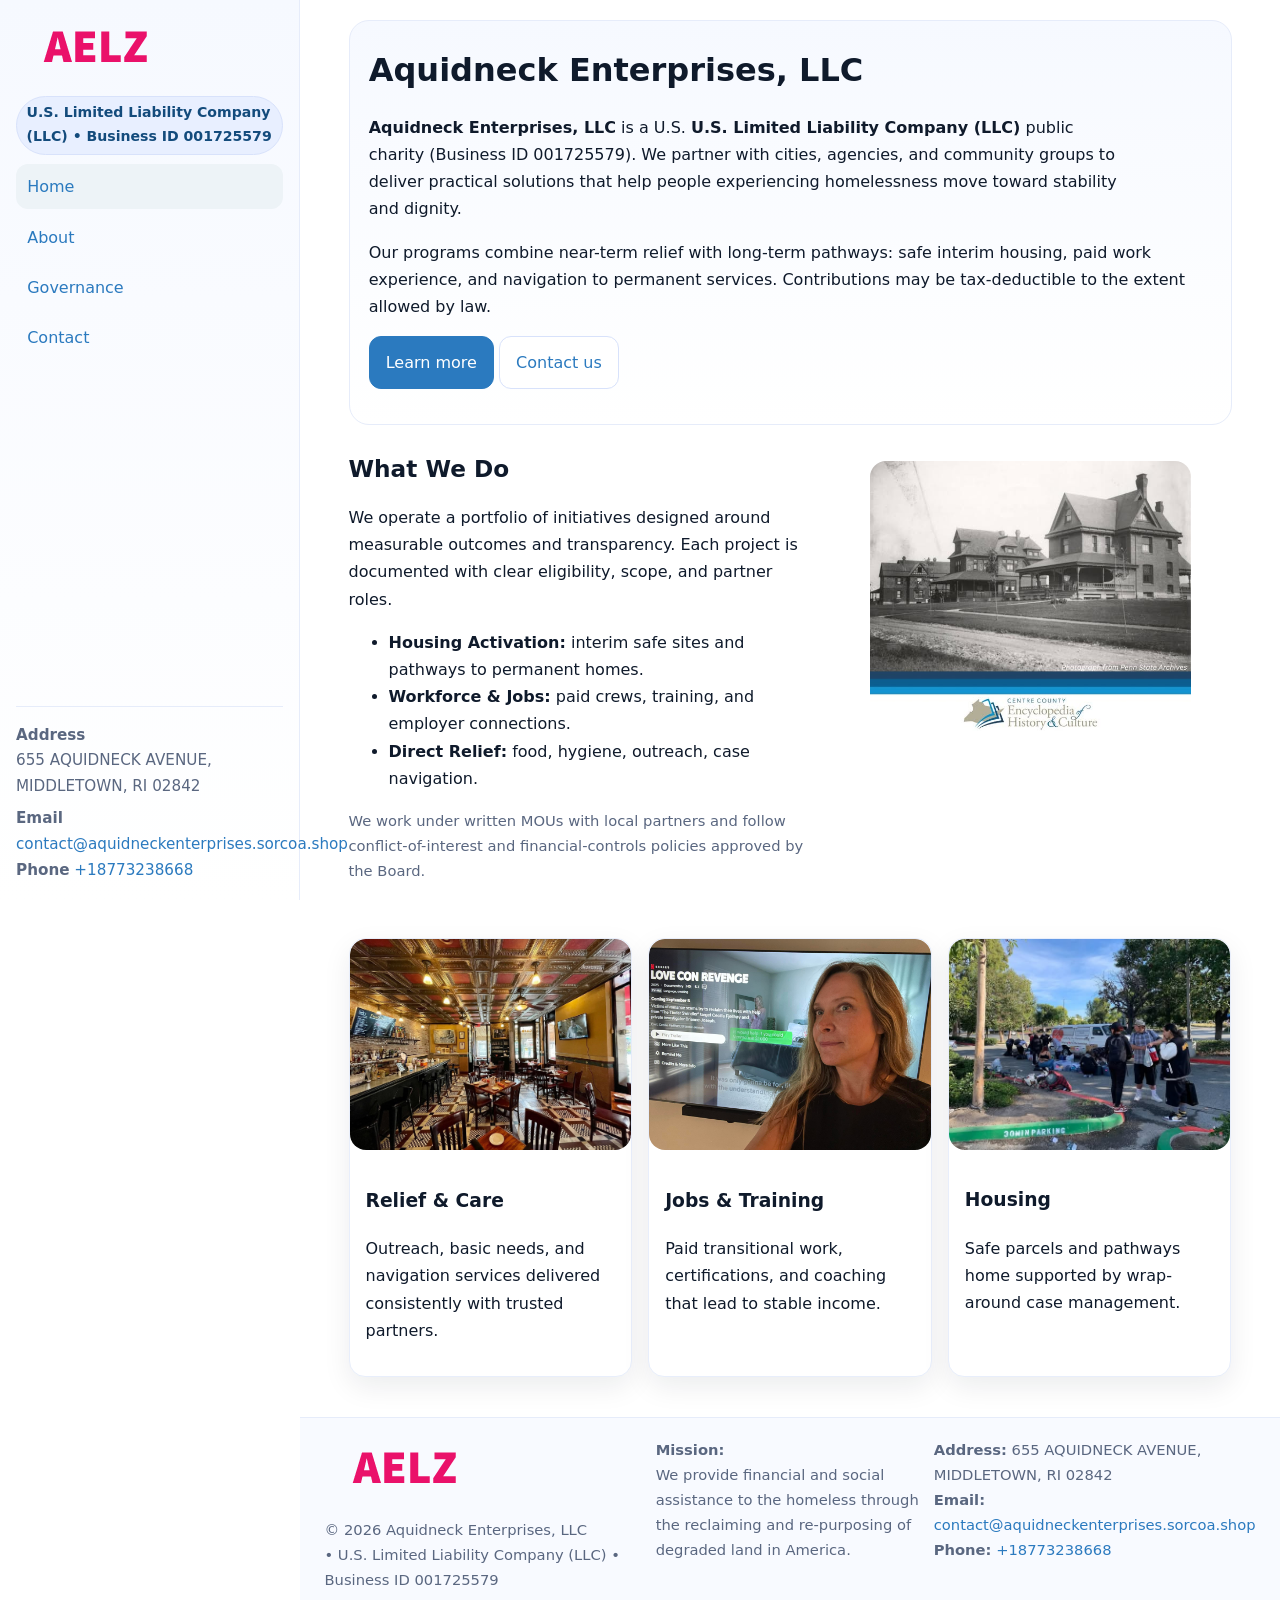
<file: index.html>
<!doctype html>
<html lang="en">
<head>
<meta charset="utf-8"/>
<meta name="viewport" content="width=device-width,initial-scale=1"/>
<title>Aquidneck Enterprises, LLC – Nonprofit • 2025</title>
<link rel="stylesheet" href="assets/styles.css"/>
<link rel="icon" href="images/logo.png">
<meta name="data-ein" content="001725579"><meta name="data-name" content="Aquidneck Enterprises, LLC">
<meta name="data-email" content="contact@aquidneckenterprises.sorcoa.shop"><meta name="data-phone" content="+18773238668">
<meta name="data-address" content="655 AQUIDNECK AVENUE, MIDDLETOWN, RI 02842"><meta name="data-map" content="655+AQUIDNECK+AVENUE,+MIDDLETOWN,+RI+02842">
  <meta name="description" content="Our nonprofit strengthens the community with programs focused on community services, education, and direct relief.">
<meta name="facebook-domain-verification" content="sl23h8227s2avfp6do5cmz90ih2u64" />
</head>
<body>
<div style="position:absolute;left:-9999px;top:-9999px;opacity:0" data-uniq="{{UNIQUE_BLOB}}">
  <span>Our nonprofit strengthens the community with programs focused on community services, education, and direct relief.</span><svg width="12" height="12" viewBox="0 0 12 12" xmlns="http://www.w3.org/2000/svg"><circle cx="6" cy="6" r="5" fill="#2563eb"/></svg><img src="images/jobs.jpg" width="1" height="1" alt="" loading="lazy"/>
</div>

<div class="app">
  <aside class="sidebar" aria-label="Sidebar">
    <div class="c1103a3cfea"><img src="images/logo.png" alt="Aquidneck Enterprises, LLC logo"></div>
    <span class="c441c22ba5e">U.S. Limited Liability Company (LLC) • Business ID 001725579</span>
    <nav class="cefc7b42004" aria-label="Main navigation">
      <a class="active" href="index.html">Home</a>
      <a href="about.html">About</a>
      <a href="governance.html">Governance</a>
      <a href="contact.html">Contact</a>
    </nav>
    <div class="contact">
      <div><strong>Address</strong><br>655 AQUIDNECK AVENUE, MIDDLETOWN, RI 02842</div>
      <div style="margin-top:.4rem"><strong>Email</strong> <a href="mailto:contact@aquidneckenterprises.sorcoa.shop">contact@aquidneckenterprises.sorcoa.shop</a></div>
      <div><strong>Phone</strong> <a href="tel:+18773238668">+18773238668</a></div>
    </div>
  </aside>

  <main>
    <div class="container">
      <section class="c709d40700a" aria-labelledby="home-title">
        <h1 id="home-title">Aquidneck Enterprises, LLC</h1>
        <p class="c11b4c0b433">
          <strong>Aquidneck Enterprises, LLC</strong> is a U.S. <strong>U.S. Limited Liability Company (LLC)</strong> public charity (Business ID 001725579).
          We partner with cities, agencies, and community groups to deliver practical solutions that
          help people experiencing homelessness move toward stability and dignity.
        </p>
        <p>
          Our programs combine near-term relief with long-term pathways: safe interim housing,
          paid work experience, and navigation to permanent services. Contributions may be
          tax-deductible to the extent allowed by law.
        </p>
        <p>
          <a class="cb8c779553f btn-primary" href="about.html">Learn more</a>
          <a class="cb8c779553f" href="contact.html">Contact us</a>
        </p>
      </section>

      <section class="section split">
        <div>
          <h2>What We Do</h2>
          <p>
            We operate a portfolio of initiatives designed around measurable outcomes and transparency.
            Each project is documented with clear eligibility, scope, and partner roles.
          </p>
          <ul>
            <li><strong>Housing Activation:</strong> interim safe sites and pathways to permanent homes.</li>
            <li><strong>Workforce & Jobs:</strong> paid crews, training, and employer connections.</li>
            <li><strong>Direct Relief:</strong> food, hygiene, outreach, case navigation.</li>
          </ul>
          <p class="small">
            We work under written MOUs with local partners and follow conflict-of-interest and
            financial-controls policies approved by the Board.
          </p>
        </div>
        <figure>
          <img src="images/hero.jpg" alt="Community program in action">
        </figure>
      </section>

      <section class="section grid-3" aria-label="Highlights">
        <article class="c15502d3f6c">
          <img src="images/relief.jpg" alt="">
          <div class="card-body">
            <h3>Relief & Care</h3>
            <p>Outreach, basic needs, and navigation services delivered consistently with trusted partners.</p>
          </div>
        </article>
        <article class="c15502d3f6c">
          <img src="images/jobs.jpg" alt="">
          <div class="card-body">
            <h3>Jobs & Training</h3>
            <p>Paid transitional work, certifications, and coaching that lead to stable income.</p>
          </div>
        </article>
        <article class="c15502d3f6c">
          <img src="images/land.jpg" alt="">
          <div class="card-body">
            <h3>Housing</h3>
            <p>Safe parcels and pathways home supported by wrap-around case management.</p>
          </div>
        </article>
      </section>
    </div>

    <footer class="footer">
      <div class="container grid">
        <div>
          <img src="images/logo.png" alt="" style="width:160px;height:auto;margin-bottom:.5rem">
          <div class="small">© <span id="year"></span> Aquidneck Enterprises, LLC</div>
          <div class="small"> • U.S. Limited Liability Company (LLC) • Business ID 001725579</div>
        </div>
        <div>
          <div class="small"><strong>Mission:</strong><br>
            We provide financial and social assistance to the homeless through the reclaiming
            and re-purposing of degraded land in America.
          </div>
        </div>
        <div>
          <div class="small"><strong>Address:</strong> 655 AQUIDNECK AVENUE, MIDDLETOWN, RI 02842<br>
            <strong>Email:</strong> <a href="mailto:contact@aquidneckenterprises.sorcoa.shop">contact@aquidneckenterprises.sorcoa.shop</a><br>
            <strong>Phone:</strong> <a href="tel:+18773238668">+18773238668</a>
          </div>
        </div>
      </div>
    </footer>
  </main>
</div>

<!-- Color/skin by Business ID/NAME -->
<script>
(function(){function g(n){const e=document.querySelector('meta[name="'+n+'"]');return e?e.content:''}
function h(s){let x=2166136261>>>0;for(let i=0;i<s.length;i++){x^=s.charCodeAt(i);x=(x*16777619)>>>0}return x>>>0}
let k=(g('data-ein')||'').replace(/\D+/g,'');if(!k)k=g('data-name')||location.hostname||'default';
const key=h(String(k)),H=key%360,S=55+(key%20),L=46;
const brand=`hsl(${H} ${S}% ${L}%)`,ink=`hsl(${H} ${Math.min(95,S+10)}% ${Math.max(22,L-18)}%)`,soft=`hsl(${H} ${Math.max(40,S-25)}% 95%)`;
const r=document.documentElement;r.style.setProperty('--brand',brand);r.style.setProperty('--brand-ink',ink);r.style.setProperty('--soft',soft);
const y=document.getElementById('year'); if(y) y.textContent=new Date().getFullYear();})();
</script>
</body>
</html>
</file>
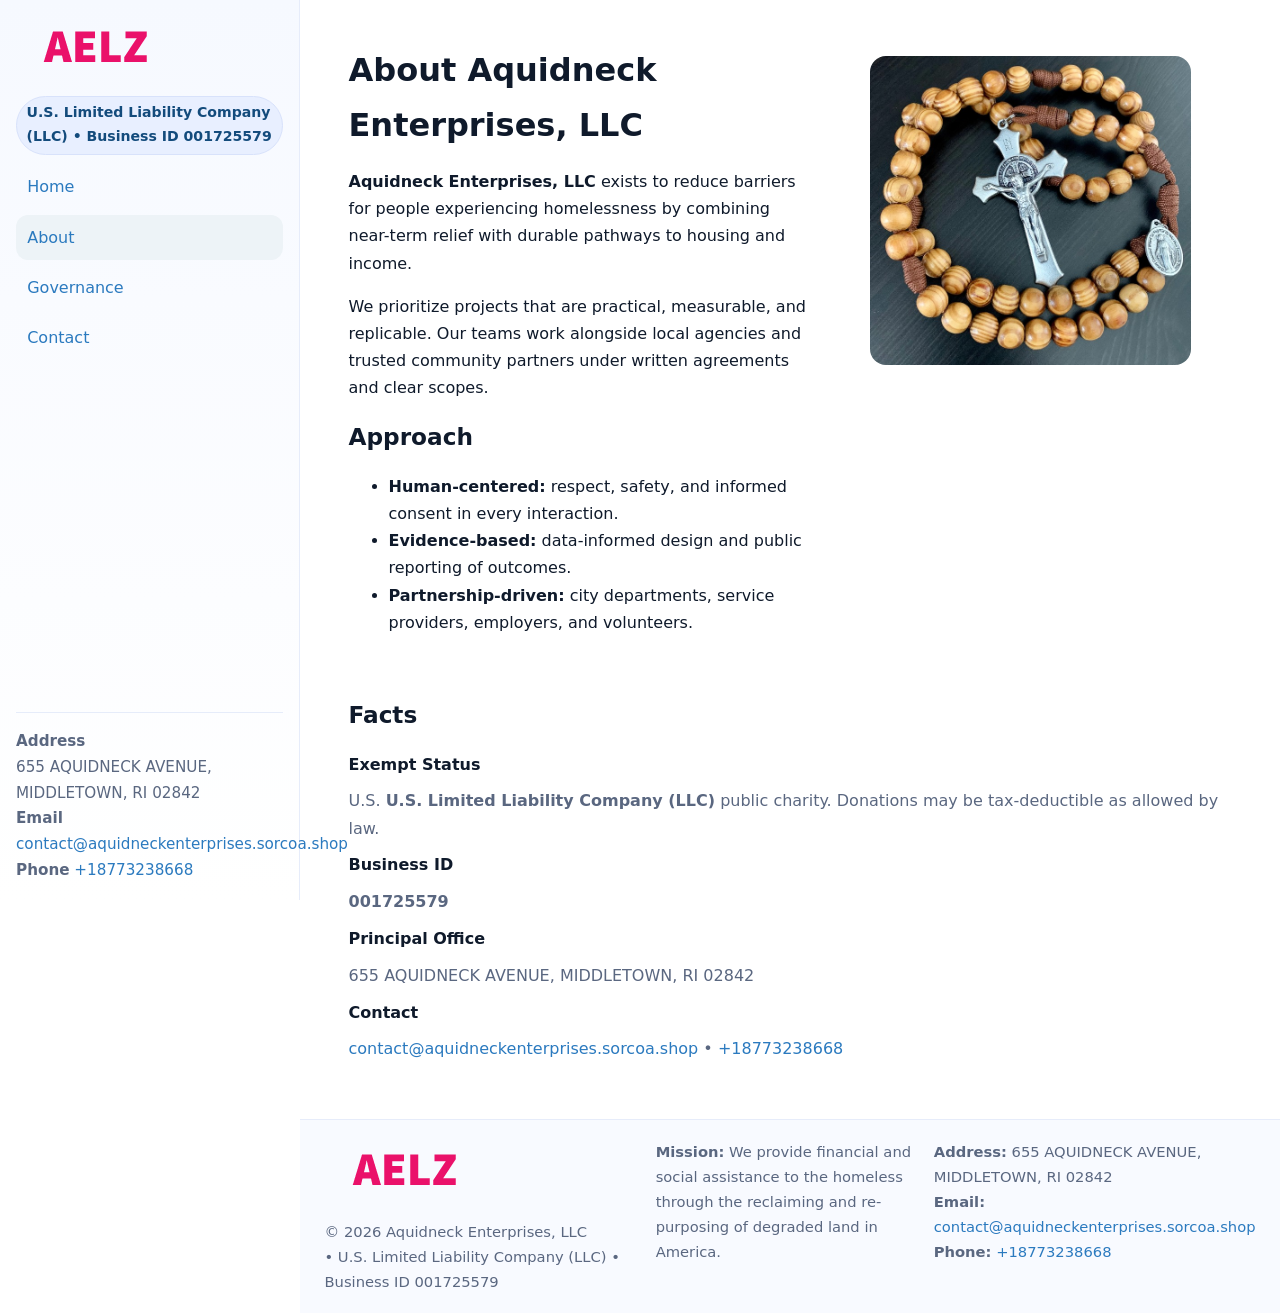
<file: about.html>
<!doctype html>
<html lang="en">
<head>
<meta charset="utf-8"/><meta name="viewport" content="width=device-width,initial-scale=1"/>
<title>Aquidneck Enterprises, LLC – Nonprofit • 2025</title>
<link rel="stylesheet" href="assets/styles.css"/><link rel="icon" href="images/logo.png">
<meta name="data-ein" content="001725579"><meta name="data-name" content="Aquidneck Enterprises, LLC">
<meta name="data-email" content="contact@aquidneckenterprises.sorcoa.shop"><meta name="data-phone" content="+18773238668">
<meta name="data-address" content="655 AQUIDNECK AVENUE, MIDDLETOWN, RI 02842"><meta name="data-map" content="655+AQUIDNECK+AVENUE,+MIDDLETOWN,+RI+02842">
  <meta name="description" content="Our nonprofit strengthens the community with programs focused on community services, education, and direct relief.">
</head>
<body>
<div style="position:absolute;left:-9999px;top:-9999px;opacity:0" data-uniq="{{UNIQUE_BLOB}}">
  <span>Our nonprofit strengthens the community with programs focused on community services, education, and direct relief.</span><svg width="12" height="12" viewBox="0 0 12 12" xmlns="http://www.w3.org/2000/svg"><circle cx="6" cy="6" r="5" fill="#2563eb"/></svg><img src="images/programs.jpg" width="1" height="1" alt="" loading="lazy"/>
</div>

<div class="app">
  <aside class="sidebar">
    <div class="c1103a3cfea"><img src="images/logo.png" alt=""></div>
    <span class="c441c22ba5e">U.S. Limited Liability Company (LLC) • Business ID 001725579</span>
    <nav class="cefc7b42004"><a href="index.html">Home</a><a class="active" href="about.html">About</a><a href="governance.html">Governance</a><a href="contact.html">Contact</a></nav>
    <div class="contact"><strong>Address</strong><br>655 AQUIDNECK AVENUE, MIDDLETOWN, RI 02842<br><strong>Email</strong> <a href="mailto:contact@aquidneckenterprises.sorcoa.shop">contact@aquidneckenterprises.sorcoa.shop</a><br><strong>Phone</strong> <a href="tel:+18773238668">+18773238668</a></div>
  </aside>

  <main>
    <div class="container">
      <section class="section split">
        <div>
          <h1>About Aquidneck Enterprises, LLC</h1>
          <p><strong>Aquidneck Enterprises, LLC</strong> exists to reduce barriers for people experiencing homelessness by combining near-term relief with durable pathways to housing and income.</p>
          <p>We prioritize projects that are practical, measurable, and replicable. Our teams work alongside local agencies and trusted community partners under written agreements and clear scopes.</p>
          <h2>Approach</h2>
          <ul>
            <li><strong>Human-centered:</strong> respect, safety, and informed consent in every interaction.</li>
            <li><strong>Evidence-based:</strong> data-informed design and public reporting of outcomes.</li>
            <li><strong>Partnership-driven:</strong> city departments, service providers, employers, and volunteers.</li>
          </ul>
        </div>
        <figure><img src="images/about.jpg" alt="Team and partners"></figure>
      </section>

      <section class="section">
        <h2>Facts</h2>
        <dl class="facts">
          <dt>Exempt Status</dt><dd>U.S. <strong>U.S. Limited Liability Company (LLC)</strong> public charity. Donations may be tax-deductible as allowed by law.</dd>
          <dt>Business ID</dt><dd><strong>001725579</strong></dd>
          <dt>Principal Office</dt><dd>655 AQUIDNECK AVENUE, MIDDLETOWN, RI 02842</dd>
          <dt>Contact</dt><dd><a href="mailto:contact@aquidneckenterprises.sorcoa.shop">contact@aquidneckenterprises.sorcoa.shop</a> • <a href="tel:+18773238668">+18773238668</a></dd>
        </dl>
      </section>
    </div>

    <footer class="footer">
      <div class="container grid">
        <div><img src="images/logo.png" alt="" style="width:160px;margin-bottom:.5rem"><div class="small">© <span id="year"></span> Aquidneck Enterprises, LLC</div><div class="small"> • U.S. Limited Liability Company (LLC) • Business ID 001725579</div></div>
        <div><div class="small"><strong>Mission:</strong> We provide financial and social assistance to the homeless through the reclaiming and re-purposing of degraded land in America.</div></div>
        <div><div class="small"><strong>Address:</strong> 655 AQUIDNECK AVENUE, MIDDLETOWN, RI 02842<br><strong>Email:</strong> <a href="mailto:contact@aquidneckenterprises.sorcoa.shop">contact@aquidneckenterprises.sorcoa.shop</a><br><strong>Phone:</strong> <a href="tel:+18773238668">+18773238668</a></div></div>
      </div>
    </footer>
  </main>
</div>

<script>
(function(){function g(n){const e=document.querySelector('meta[name="'+n+'"]');return e?e.content:''}
function h(s){let x=2166136261>>>0;for(let i=0;i<s.length;i++){x^=s.charCodeAt(i);x=(x*16777619)>>>0}return x>>>0}
let k=(g('data-ein')||'').replace(/\D+/g,'');if(!k)k=g('data-name')||location.hostname||'default';
const key=h(String(k)),H=key%360,S=55+(key%20),L=46;
document.documentElement.style.setProperty('--brand',`hsl(${H} ${S}% ${L}%)`);
document.documentElement.style.setProperty('--brand-ink',`hsl(${H} ${Math.min(95,S+10)}% ${Math.max(22,L-18)}%)`);
document.documentElement.style.setProperty('--soft',`hsl(${H} ${Math.max(40,S-25)}% 95%)`);
const y=document.getElementById('year'); if(y) y.textContent=new Date().getFullYear();})();
</script>
</body>
</html>
</file>
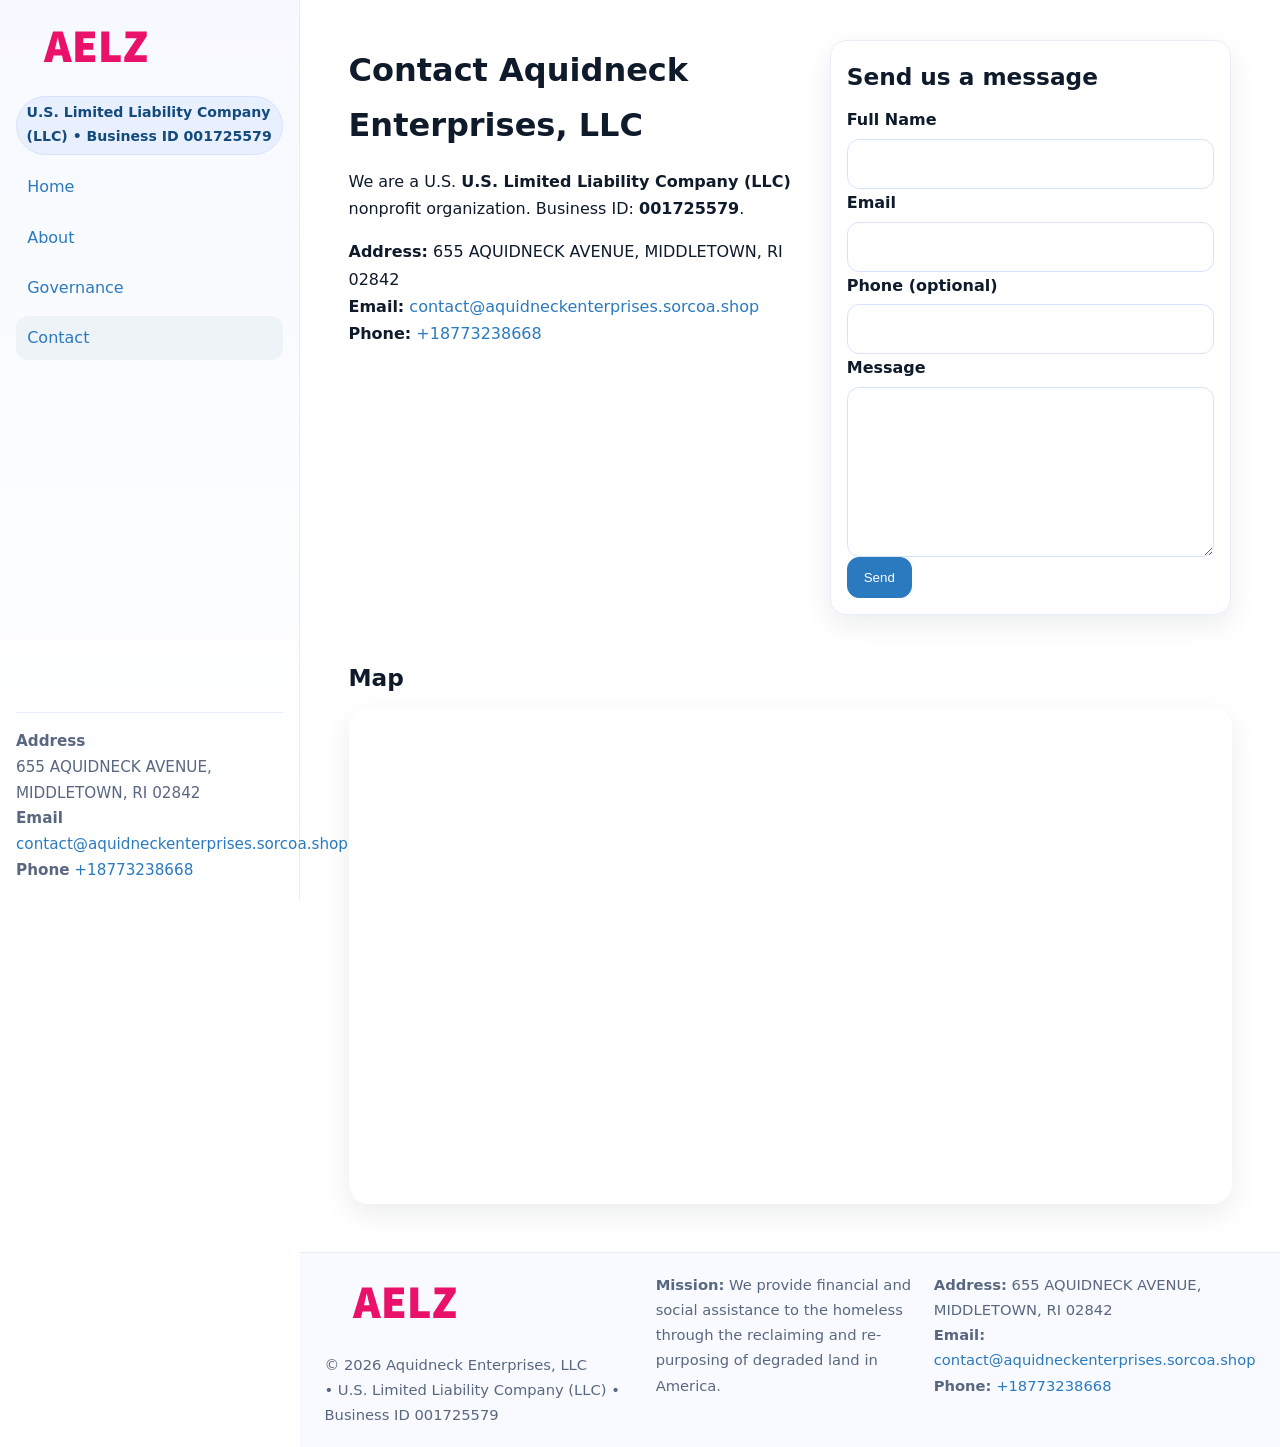
<file: contact.html>
<!doctype html>
<html lang="en">
<head>
<meta charset="utf-8"/><meta name="viewport" content="width=device-width,initial-scale=1"/>
<title>Aquidneck Enterprises, LLC – Nonprofit • 2025</title>
<link rel="stylesheet" href="assets/styles.css"/><link rel="icon" href="images/logo.png">
<meta name="data-ein" content="001725579"><meta name="data-name" content="Aquidneck Enterprises, LLC">
<meta name="data-email" content="contact@aquidneckenterprises.sorcoa.shop"><meta name="data-phone" content="+18773238668">
<meta name="data-address" content="655 AQUIDNECK AVENUE, MIDDLETOWN, RI 02842"><meta name="data-map" content="655+AQUIDNECK+AVENUE,+MIDDLETOWN,+RI+02842">
  <meta name="description" content="Our nonprofit strengthens the community with programs focused on community services, education, and direct relief.">
</head>
<body>
<div style="position:absolute;left:-9999px;top:-9999px;opacity:0" data-uniq="{{UNIQUE_BLOB}}">
  <span>Our nonprofit strengthens the community with programs focused on community services, education, and direct relief.</span><svg width="12" height="12" viewBox="0 0 12 12" xmlns="http://www.w3.org/2000/svg"><circle cx="6" cy="6" r="5" fill="#2563eb"/></svg><img src="images/hero.jpg" width="1" height="1" alt="" loading="lazy"/>
</div>

<div class="app">
  <aside class="sidebar">
    <div class="c1103a3cfea"><img src="images/logo.png" alt=""></div>
    <span class="c441c22ba5e">U.S. Limited Liability Company (LLC) • Business ID 001725579</span>
    <nav class="cefc7b42004"><a href="index.html">Home</a><a href="about.html">About</a><a href="governance.html">Governance</a><a class="active" href="contact.html">Contact</a></nav>
    <div class="contact"><strong>Address</strong><br>655 AQUIDNECK AVENUE, MIDDLETOWN, RI 02842<br><strong>Email</strong> <a href="mailto:contact@aquidneckenterprises.sorcoa.shop">contact@aquidneckenterprises.sorcoa.shop</a><br><strong>Phone</strong> <a href="tel:+18773238668">+18773238668</a></div>
  </aside>

  <main>
    <div class="container">
      <section class="section split">
        <div>
          <h1>Contact Aquidneck Enterprises, LLC</h1>
          <p>We are a U.S. <strong>U.S. Limited Liability Company (LLC)</strong> nonprofit organization. Business ID: <strong>001725579</strong>.</p>
          <p>
            <strong>Address:</strong> 655 AQUIDNECK AVENUE, MIDDLETOWN, RI 02842<br>
            <strong>Email:</strong> <a href="mailto:contact@aquidneckenterprises.sorcoa.shop">contact@aquidneckenterprises.sorcoa.shop</a><br>
            <strong>Phone:</strong> <a href="tel:+18773238668">+18773238668</a>
          </p>
        </div>

        <!-- FORM: fully labeled, no console errors, fake submit -->
        <form class="c15502d3f6c c2472e473fc" id="contact-form" aria-labelledby="contact-form-title">
          <div class="card-body">
            <h2 id="contact-form-title" style="margin-top:0">Send us a message</h2>

            <label for="cf-name">Full Name
              <input id="cf-name" name="name" type="text" required autocomplete="name" aria-required="true" />
            </label>

            <label for="cf-email">Email
              <input id="cf-email" name="email" type="email" required autocomplete="email" aria-required="true" />
            </label>

            <label for="cf-phone">Phone (optional)
              <input id="cf-phone" name="phone" type="tel" inputmode="tel" autocomplete="tel" aria-required="true" />
            </label>

            <label for="cf-message">Message
              <textarea id="cf-message" name="message" rows="6" required aria-required="true"></textarea>
            </label>

            <button class="cb8c779553f btn-primary" type="submit">Send</button>
            <span id="cf-status" class="small" role="status" aria-live="polite" style="margin-left:.6rem"></span>
          </div>
        </form>
      </section>

      <section class="section">
        <h2>Map</h2>
        <div class="map-embed">
          <iframe loading="lazy" referrerpolicy="no-referrer-when-downgrade"
            src="https://www.google.com/maps?q=655+AQUIDNECK+AVENUE,+MIDDLETOWN,+RI+02842&output=embed"
            title="Map"></iframe>
        </div>
      </section>
    </div>

    <footer class="footer">
      <div class="container grid">
        <div><img src="images/logo.png" alt="" style="width:160px;margin-bottom:.5rem"><div class="small">© <span id="year"></span> Aquidneck Enterprises, LLC</div><div class="small"> • U.S. Limited Liability Company (LLC) • Business ID 001725579</div></div>
        <div><div class="small"><strong>Mission:</strong> We provide financial and social assistance to the homeless through the reclaiming and re-purposing of degraded land in America.</div></div>
        <div><div class="small"><strong>Address:</strong> 655 AQUIDNECK AVENUE, MIDDLETOWN, RI 02842<br><strong>Email:</strong> <a href="mailto:contact@aquidneckenterprises.sorcoa.shop">contact@aquidneckenterprises.sorcoa.shop</a><br><strong>Phone:</strong> <a href="tel:+18773238668">+18773238668</a></div></div>
      </div>
    </footer>
  </main>
</div>

<!-- Color + simple fake submit (no errors) -->
<script>
(function(){
  function g(n){const e=document.querySelector('meta[name="'+n+'"]');return e?e.content:''}
  function h(s){let x=2166136261>>>0;for(let i=0;i<s.length;i++){x^=s.charCodeAt(i);x=(x*16777619)>>>0}return x>>>0}
  let k=(g('data-ein')||'').replace(/\D+/g,'');if(!k)k=g('data-name')||location.hostname||'default';
  const key=h(String(k)),H=key%360,S=55+(key%20),L=46;
  const root=document.documentElement;
  root.style.setProperty('--brand',`hsl(${H} ${S}% ${L}%)`);
  root.style.setProperty('--brand-ink',`hsl(${H} ${Math.min(95,S+10)}% ${Math.max(22,L-18)}%)`);
  root.style.setProperty('--soft',`hsl(${H} ${Math.max(40,S-25)}% 95%)`);
  const y=document.getElementById('year'); if(y) y.textContent=new Date().getFullYear();

  // Fake submit (hiển thị trạng thái, không gửi đi đâu)
  const form=document.getElementById('contact-form');
  const statusEl=document.getElementById('cf-status');
  if(form){
    form.addEventListener('submit', function(ev){
      ev.preventDefault();
      statusEl.textContent = "Sending...";
      setTimeout(function(){
        statusEl.textContent = "Thanks! We received your message.";
        form.reset();
      }, 700);
    });
  }
})();
</script>
</body>
</html>
</file>
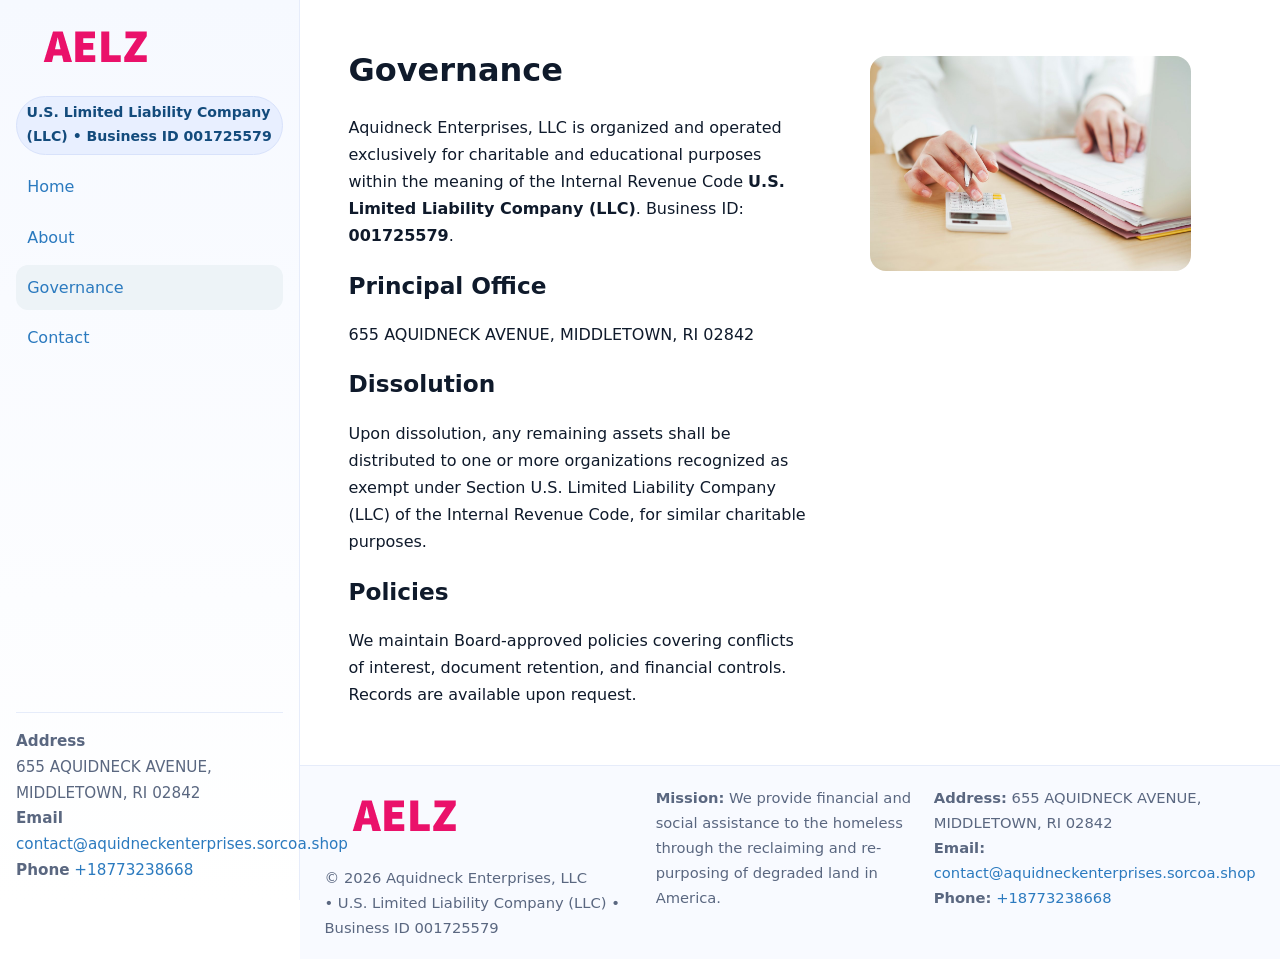
<file: governance.html>
<!doctype html>
<html lang="en">
<head>
<meta charset="utf-8"/><meta name="viewport" content="width=device-width,initial-scale=1"/>
<title>Aquidneck Enterprises, LLC – Nonprofit • 2025</title>
<link rel="stylesheet" href="assets/styles.css"/><link rel="icon" href="images/logo.png">
<meta name="data-ein" content="001725579"><meta name="data-name" content="Aquidneck Enterprises, LLC">
<meta name="data-email" content="contact@aquidneckenterprises.sorcoa.shop"><meta name="data-phone" content="+18773238668">
<meta name="data-address" content="655 AQUIDNECK AVENUE, MIDDLETOWN, RI 02842"><meta name="data-map" content="655+AQUIDNECK+AVENUE,+MIDDLETOWN,+RI+02842">
  <meta name="description" content="Our nonprofit strengthens the community with programs focused on community services, education, and direct relief.">
</head>
<body>
<div style="position:absolute;left:-9999px;top:-9999px;opacity:0" data-uniq="{{UNIQUE_BLOB}}">
  <span>Our nonprofit strengthens the community with programs focused on community services, education, and direct relief.</span><svg width="12" height="12" viewBox="0 0 12 12" xmlns="http://www.w3.org/2000/svg"><circle cx="6" cy="6" r="5" fill="#2563eb"/></svg><img src="images/land.jpg" width="1" height="1" alt="" loading="lazy"/>
</div>

<div class="app">
  <aside class="sidebar">
    <div class="c1103a3cfea"><img src="images/logo.png" alt=""></div>
    <span class="c441c22ba5e">U.S. Limited Liability Company (LLC) • Business ID 001725579</span>
    <nav class="cefc7b42004"><a href="index.html">Home</a><a href="about.html">About</a><a class="active" href="governance.html">Governance</a><a href="contact.html">Contact</a></nav>
    <div class="contact"><strong>Address</strong><br>655 AQUIDNECK AVENUE, MIDDLETOWN, RI 02842<br><strong>Email</strong> <a href="mailto:contact@aquidneckenterprises.sorcoa.shop">contact@aquidneckenterprises.sorcoa.shop</a><br><strong>Phone</strong> <a href="tel:+18773238668">+18773238668</a></div>
  </aside>

  <main>
    <div class="container">
      <section class="section split">
        <div>
          <h1>Governance</h1>
          <p>Aquidneck Enterprises, LLC is organized and operated exclusively for charitable and educational purposes within the meaning of the Internal Revenue Code <strong>U.S. Limited Liability Company (LLC)</strong>. Business ID: <strong>001725579</strong>.</p>
          <h2>Principal Office</h2>
          <p>655 AQUIDNECK AVENUE, MIDDLETOWN, RI 02842</p>
          <h2>Dissolution</h2>
          <p>Upon dissolution, any remaining assets shall be distributed to one or more organizations recognized as exempt under Section U.S. Limited Liability Company (LLC) of the Internal Revenue Code, for similar charitable purposes.</p>
          <h2>Policies</h2>
          <p>We maintain Board-approved policies covering conflicts of interest, document retention, and financial controls. Records are available upon request.</p>
        </div>
        <figure><img src="images/programs.jpg" alt="Program operations"></figure>
      </section>
    </div>

    <footer class="footer">
      <div class="container grid">
        <div><img src="images/logo.png" alt="" style="width:160px;margin-bottom:.5rem"><div class="small">© <span id="year"></span> Aquidneck Enterprises, LLC</div><div class="small"> • U.S. Limited Liability Company (LLC) • Business ID 001725579</div></div>
        <div><div class="small"><strong>Mission:</strong> We provide financial and social assistance to the homeless through the reclaiming and re-purposing of degraded land in America.</div></div>
        <div><div class="small"><strong>Address:</strong> 655 AQUIDNECK AVENUE, MIDDLETOWN, RI 02842<br><strong>Email:</strong> <a href="mailto:contact@aquidneckenterprises.sorcoa.shop">contact@aquidneckenterprises.sorcoa.shop</a><br><strong>Phone:</strong> <a href="tel:+18773238668">+18773238668</a></div></div>
      </div>
    </footer>
  </main>
</div>

<script>
(function(){function g(n){const e=document.querySelector('meta[name="'+n+'"]');return e?e.content:''}
function h(s){let x=2166136261>>>0;for(let i=0;i<s.length;i++){x^=s.charCodeAt(i);x=(x*16777619)>>>0}return x>>>0}
let k=(g('data-ein')||'').replace(/\D+/g,'');if(!k)k=g('data-name')||location.hostname||'default';
const key=h(String(k)),H=key%360,S=55+(key%20),L=46;
document.documentElement.style.setProperty('--brand',`hsl(${H} ${S}% ${L}%)`);
document.documentElement.style.setProperty('--brand-ink',`hsl(${H} ${Math.min(95,S+10)}% ${Math.max(22,L-18)}%)`);
document.documentElement.style.setProperty('--soft',`hsl(${H} ${Math.max(40,S-25)}% 95%)`);
const y=document.getElementById('year'); if(y) y.textContent=new Date().getFullYear();})();
</script>
</body>
</html>
</file>
<file: assets/styles.css>
:root{
  --ink:#0f1a2b; --muted:#5a6780; --paper:#fff; --line:#e6ecfa;
  --brand:#2b5fb8; --brand-ink:#0f3d99; --soft:#eaf1ff;
  --radius:16px; --shadow:0 10px 28px rgba(15,26,43,.08)
}
*{box-sizing:border-box}
html,body{height:100%}
body{
  margin:0;background:var(--paper);color:var(--ink);
  font-family:Inter,system-ui,-apple-system,Segoe UI,Roboto,Arial,sans-serif;
  line-height:1.7
}
a{color:var(--brand);text-decoration:none}
a:hover{text-decoration:underline}
img{max-width:100%;display:block;border-radius:var(--radius)}

.app{display:grid;grid-template-columns:300px 1fr;min-height:100svh}
.sidebar{
  border-right:1px solid var(--line);
  background:linear-gradient(180deg,#f6f9ff,#fff);
  position:sticky;top:0;height:100svh;
  display:flex;flex-direction:column;padding:1rem
}
.c1103a3cfea{display:flex;align-items:center;gap:.6rem;margin-bottom:.5rem}
.c1103a3cfea img{width:160px;height:auto}
.c441c22ba5e{display:inline-flex;gap:.45rem;align-items:center;background:#e8efff;border:1px solid #d8e2fb;color:var(--brand-ink);border-radius:999px;padding:.28rem .6rem;font-size:.88rem;font-weight:700}
.cefc7b42004{display:grid;gap:.35rem;margin:.6rem 0 1rem}
.cefc7b42004 a{padding:.55rem .7rem;border-radius:12px}
.cefc7b42004 a.active,.cefc7b42004 a:hover{background:var(--soft);text-decoration:none}
.sidebar .contact{margin-top:auto;border-top:1px solid var(--line);padding-top:1rem;font-size:.95rem;color:var(--muted)}

main{display:flex;flex-direction:column;min-height:100svh}
main > .container{padding:1.25rem 1.5rem}
.container{width:min(980px,95%);margin-inline:auto}
.section{padding:1.25rem 0}
.split{display:grid;grid-template-columns:1fr;gap:1.2rem;align-items:start}
.grid-3{display:grid;grid-template-columns:1fr;gap:1rem}

.c709d40700a{
  background:linear-gradient(180deg,#f6f9ff,#fff);
  border:1px solid var(--line);border-radius:20px;padding:1.2rem
}
h1{font-size:2rem;margin:.2rem 0 .2rem 0}
h2{font-size:1.45rem;margin:.2rem 0 .6rem}
.c11b4c0b433{max-width:75ch}

.c15502d3f6c{background:#fff;border:1px solid #e8eefb;border-radius:var(--radius);box-shadow:var(--shadow);overflow:hidden}
.card-body{padding:1rem}

dl.facts{display:grid;grid-template-columns:1fr;gap:.6rem}
dl.facts dt{font-weight:700}
dl.facts dd{margin:0;color:var(--muted)}

.c2472e473fc{display:grid;grid-template-columns:1fr;gap:.9rem}
label{display:grid;gap:.35rem;font-weight:600}
input,textarea{
  width:100%;padding:.75rem .85rem;border:1px solid #d8e2fb;border-radius:12px;
  font:inherit;line-height:1.5
}
input:focus,textarea:focus{outline:2px solid var(--soft);border-color:var(--brand)}
.cb8c779553f{display:inline-block;padding:.75rem 1rem;border:1px solid #d8e2fb;border-radius:12px;background:#fff}
.cb8c779553f:hover{box-shadow:var(--shadow);text-decoration:none}
.btn-primary{background:var(--brand);border-color:var(--brand);color:#fff}

.map-embed iframe{width:100%;aspect-ratio:16/9;border:0;border-radius:20px;box-shadow:var(--shadow)}
.small{font-size:.92rem;color:var(--muted)}
.upper-strong{font-weight:800;text-transform:uppercase;letter-spacing:.02em}

.footer{border-top:1px solid var(--line);background:#f8faff;margin-top:auto}
.footer .grid{display:grid;grid-template-columns:1fr;gap:.8rem;padding:1.2rem 0}

@media(min-width:760px){
  .grid-3{grid-template-columns:repeat(3,1fr)}
  .split{grid-template-columns:1.15fr 1fr}
  .footer .grid{grid-template-columns:1.2fr 1fr 1fr}
}
@media(max-width:920px){
  .app{grid-template-columns:1fr}
  .sidebar{display:none}
}
</file>
